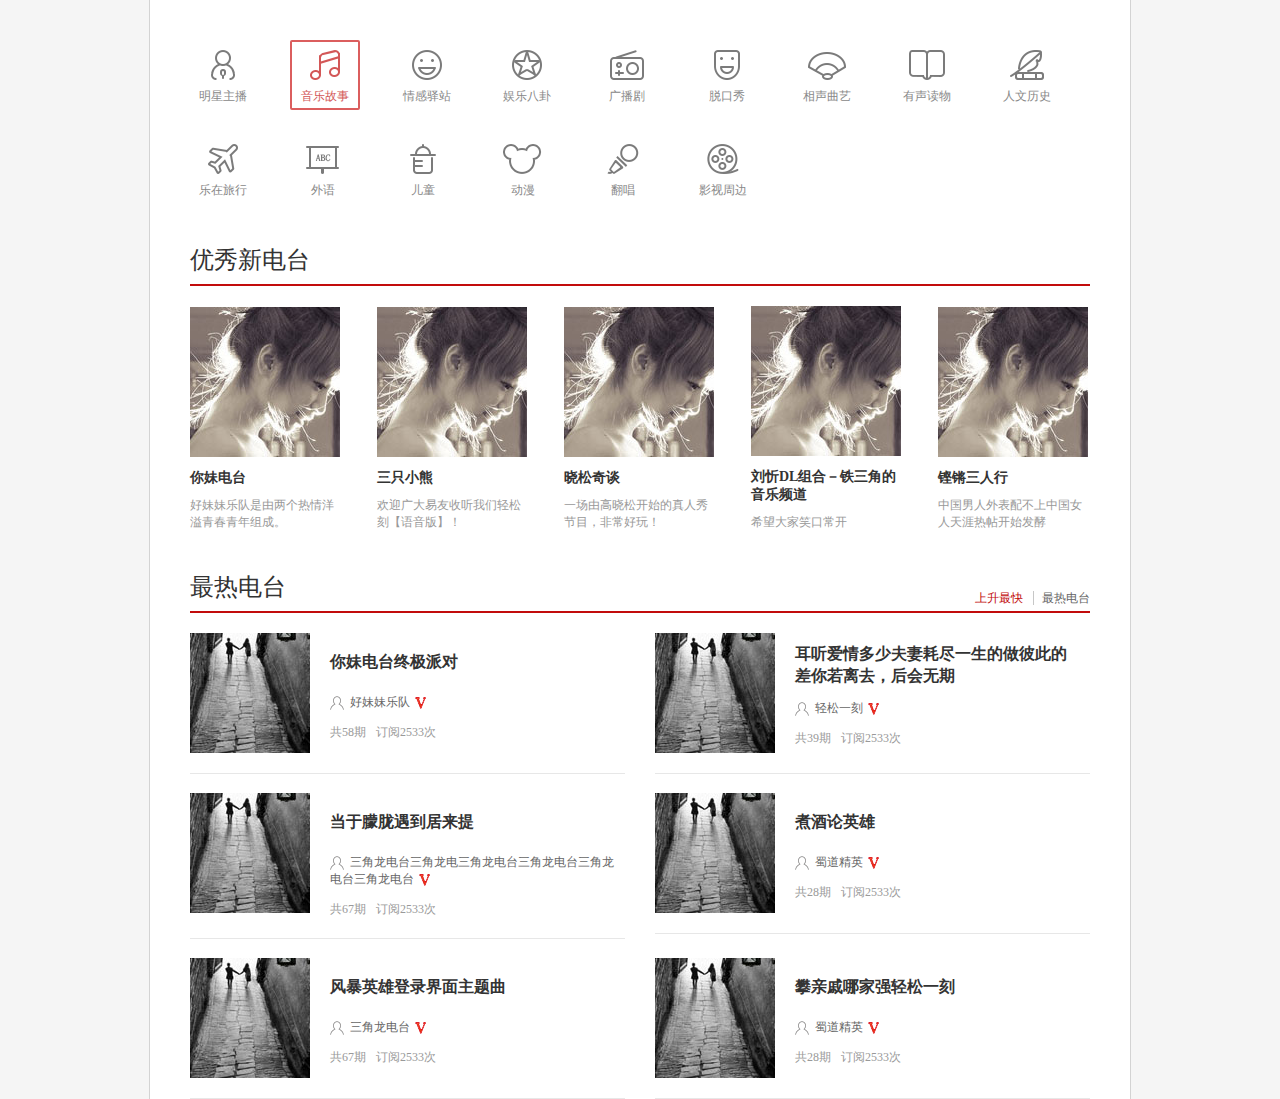
<file: 网易云音乐电台页面布局/index.html>
<!DOCTYPE html>
<html lang="en">
    <head>
        <meta charset="utf-8">
        <title>网易云音乐布局</title>
        <link rel="stylesheet" type="text/css" href="style.css">
    </head>
    <body>
    	<div class="main-container">
			<div class="navigation">
				<ul>
					<li class="mxzb"><a href="#">明星主播</a></li>
					<li class="yygs choice"><a href="#">音乐故事</a></li>
					<li class="qgyz"><a href="#">情感驿站</a></li>
					<li class="ylbg"><a href="#">娱乐八卦</a></li>
					<li class="gbj"><a href="#">广播剧</a></li>
					<li class="tkx"><a href="#">脱口秀</a></li>
					<li class="xsqy"><a href="#">相声曲艺</a></li>
					<li class="ysdw"><a href="#">有声读物</a></li>
					<li class="rwls"><a href="#">人文历史</a></li>
					<li class="lzlx"><a href="#">乐在旅行</a></li>
					<li class="wy"><a href="#">外语</a></li>
					<li class="et"><a href="#">儿童</a></li>
					<li class="dm"><a href="#">动漫</a></li>
					<li class="fc"><a href="#">翻唱</a></li>
					<li class="yszb"><a href="#">影视周边</a></li>
				</ul>
			</div>
			<div class="content-1">
				<h2>优秀新电台</h2>
				<ul>
					<li>
						<a href="#"><img src="img/img-new.jpg" alt="图片"></a>
						<h3><a href="#">你妹电台</a></h3>
						<p>好妹妹乐队是由两个热情洋溢青春青年组成。</p>
					</li>
					<li>
						<a href="#"><img src="img/img-new.jpg" alt="图片"></a>
						<h3><a href="#">三只小熊</a></h3>
						<p>欢迎广大易友收听我们轻松刻【语音版】！</p>
					</li>
					<li>
						<a href="#"><img src="img/img-new.jpg" alt="图片"></a>
						<h3><a href="#">晓松奇谈</a></h3>
						<p>一场由高晓松开始的真人秀节目，非常好玩！</p>
					</li>
					<li>
						<a href="#"><img src="img/img-new.jpg" alt="图片"></a>
						<h3><a href="#">刘忻DL组合－铁三角的音乐频道</a></h3>
						<p>希望大家笑口常开</p>
					</li>
					<li>
						<a href="#"><img src="img/img-new.jpg" alt="图片"></a>
						<h3><a href="#">铿锵三人行</a></h3>
						<p>中国男人外表配不上中国女人天涯热帖开始发酵</p>
					</li>
				</ul>
			</div>
			<div class="content-2">
				<h2>最热电台</h2>
				<ul class="selected-ranking">
					<li><a href="#" class="selected">上升最快</a></li>
					<li><a href="#" class="hot-radio">最热电台</a></li>
				</ul>
				<ul class="hot-ranking">
					<li>
						<a href="#"><img src="img/img-hot.jpg"></a>
						<h3><a href="#">你妹电台终极派对</a></h3>
						<h4><a href="#">好妹妹乐队</a></h4>
						<div>
							<span>共58期</span>
							<span>订阅2533次</span>
						</div>
					</li>
					<li>
						<a href="#"><img src="img/img-hot.jpg"></a>
						<h3><a href="#">耳听爱情多少夫妻耗尽一生的做彼此的差你若离去，后会无期</a></h3>
						<h4><a href="#">轻松一刻</a></h4>
						<div>
							<span>共39期</span>
							<span>订阅2533次</span>
						</div>
					</li>
					<li>
						<a href="#"><img src="img/img-hot.jpg"></a>
						<h3><a href="#">当于朦胧遇到居来提</a></h3>
						<h4><a href="#">三角龙电台三角龙电三角龙电台三角龙电台三角龙电台三角龙电台</a></h4>
						<div>
							<span>共67期</span>
							<span>订阅2533次</span>
						</div>
					</li>
					<li>
						<a href="#"><img src="img/img-hot.jpg"></a>
						<h3><a href="#">煮酒论英雄</a></h3>
						<h4><a href="#">蜀道精英</a></h4>
						<div>
							<span>共28期</span>
							<span>订阅2533次</span>
						</div>
					</li>
					<li>
						<a href="#"><img src="img/img-hot.jpg"></a>
						<h3><a href="#">风暴英雄登录界面主题曲</a></h3>
						<h4><a href="#">三角龙电台</a></h4>
						<div>
							<span>共67期</span>
							<span>订阅2533次</span>
						</div>
					</li>
					<li>
						<a href="#"><img src="img/img-hot.jpg"></a>
						<h3><a href="#">攀亲戚哪家强轻松一刻</a></h3>
						<h4><a href="#">蜀道精英</a></h4>
						<div>
							<span>共28期</span>
							<span>订阅2533次</span>
						</div>
					</li>
				</ul>
			</div>
    	</div>
    </body>
</html>
</file>
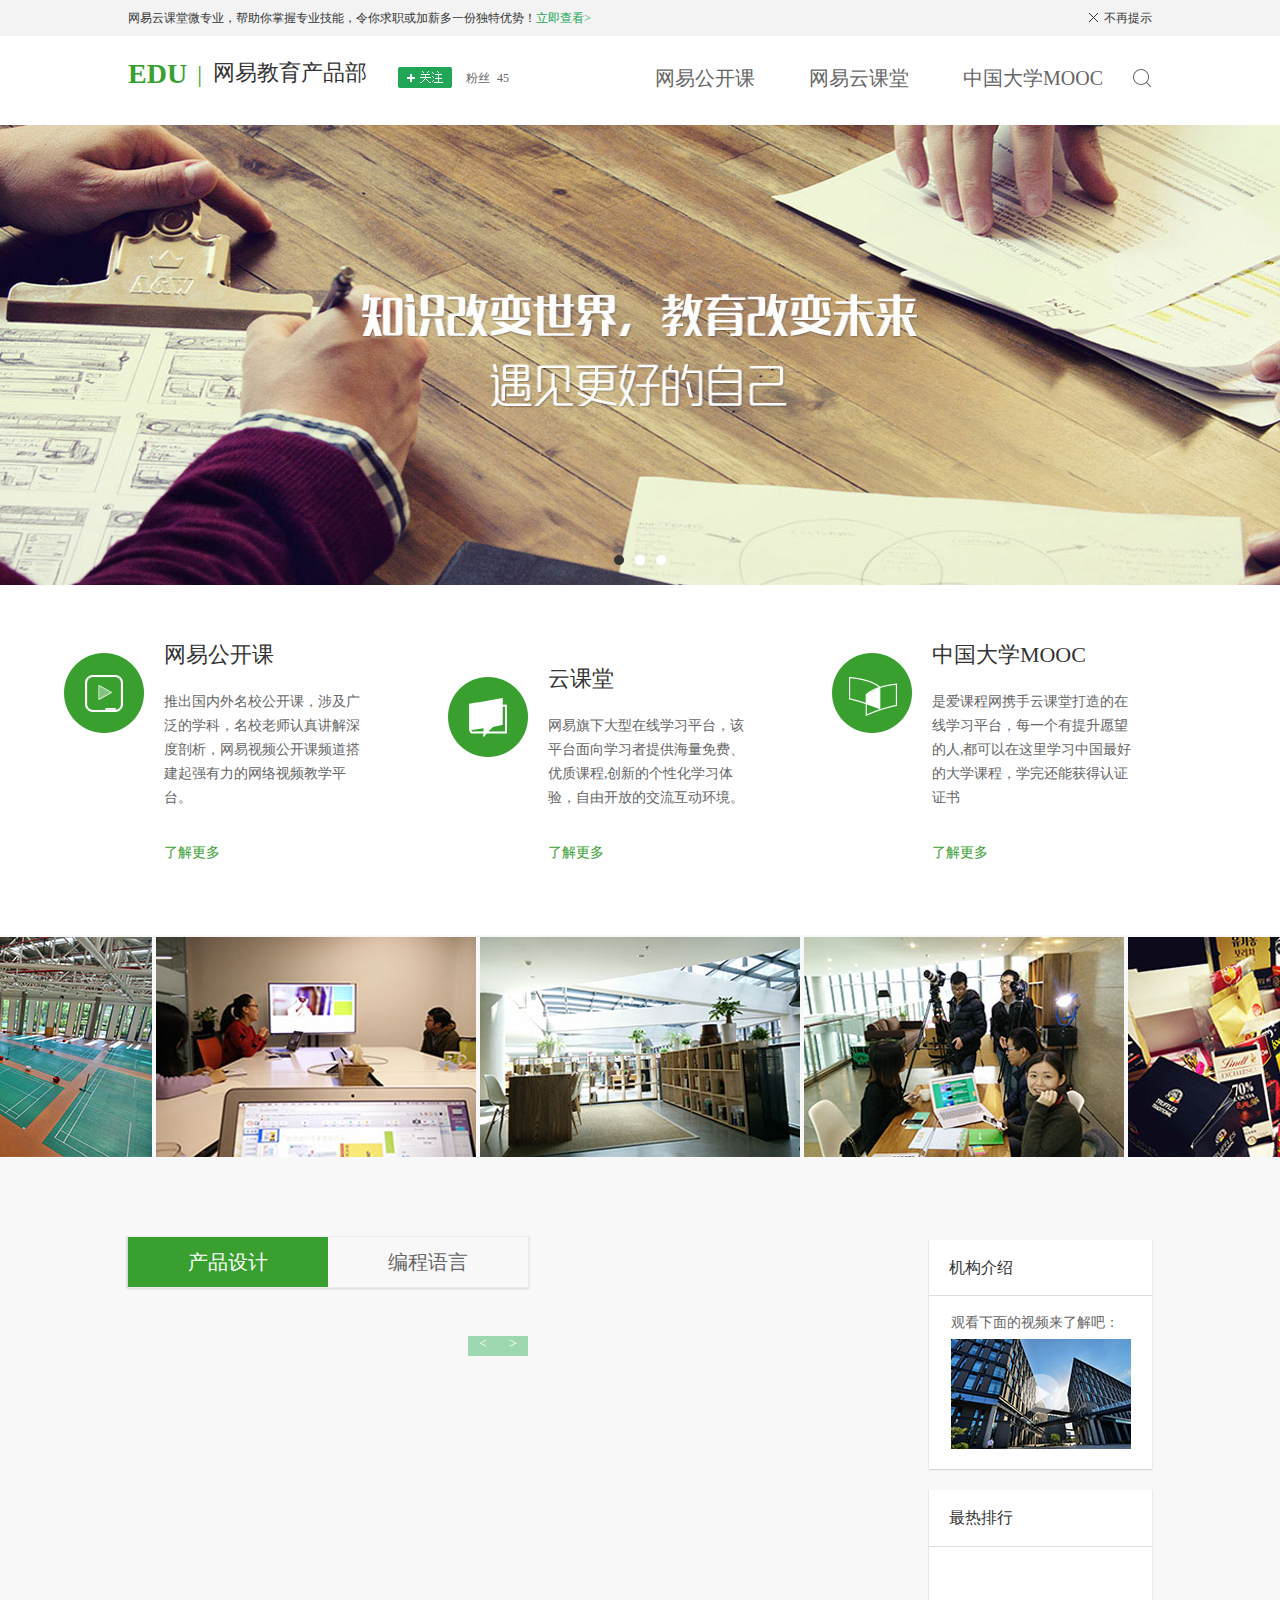
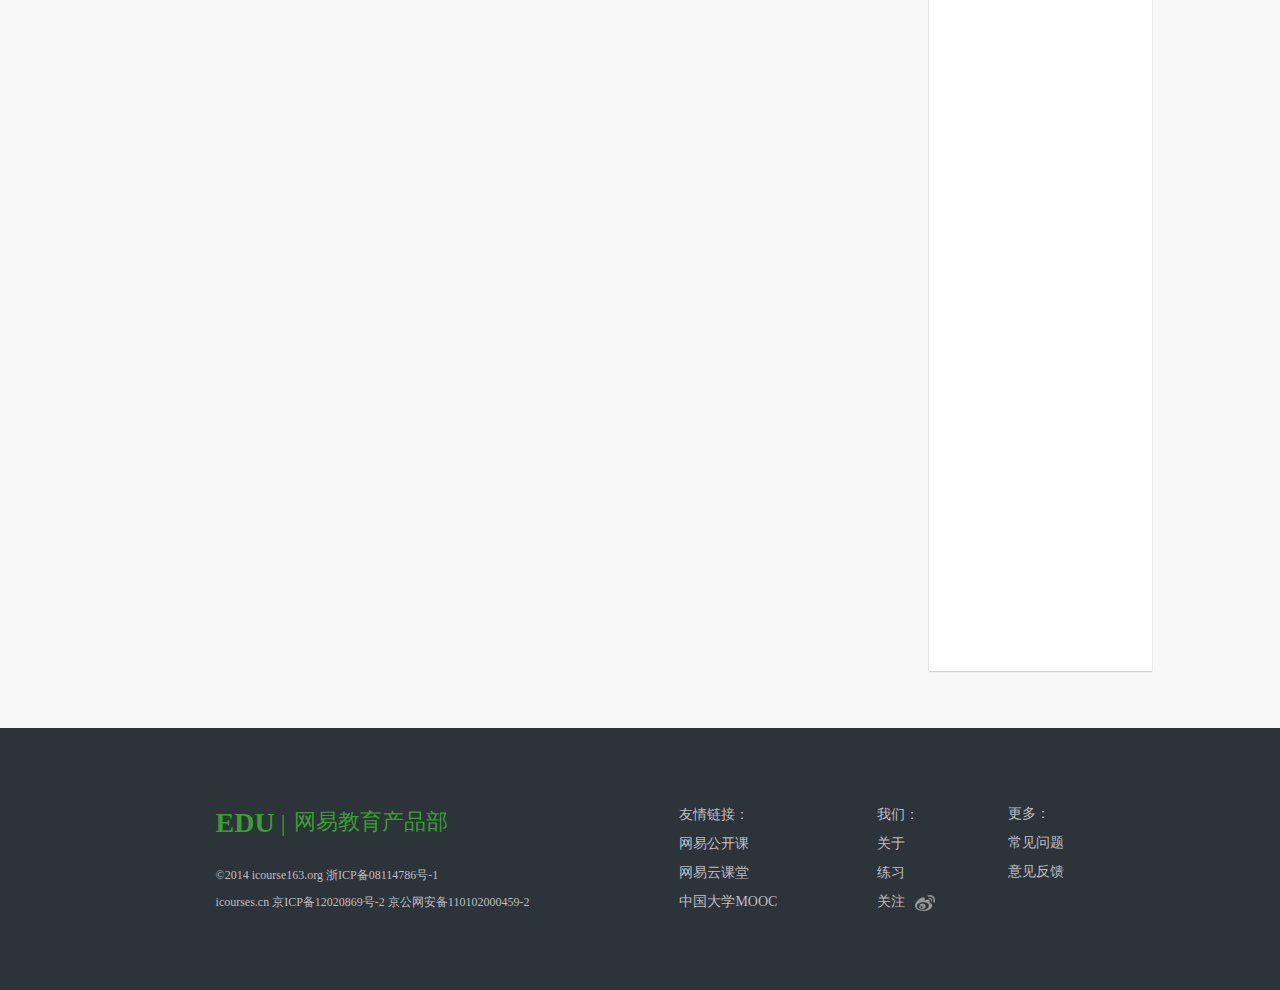
<file: 网易前端微专业大作业/index.html>
<!DOCTYPE html>
<html lang="en">
<head>
    <meta charset="utf-8">
    <!-- 响应式处理，适应宽屏和窄屏 -->
    <!-- 适应两种视觉布局尺寸。窗口宽度 < 1205 时，使用小屏视觉布局；窗口宽度 >= 1205 时，使用大屏视觉布局 -->
    <meta name="viewport" content="width=device-width,initial-scale=1.0,user-scalable=no">
    <title>网易云课堂</title>
    <!-- CSS Reset -->
    <link rel="stylesheet" type="text/css" href="css/reset.css">
	<!-- 网页的布局样式 -->
	<link rel="stylesheet" type="text/css" href="css/style.css">
	<!-- JS控制的样式，动态修改类名切换样式 -->
	<link rel="stylesheet" type="text/css" href="css/control.css">
</head>
<body>
	<!-- 最外围包裹层，控制整个网页的居中 -->
	<div class="g-wrap">
		<!-- 顶部通知条 -->
		<div id="head-notify" class="m-ntf">
			<p class="content">网易云课堂微专业，帮助你掌握专业技能，令你求职或加薪多一份独特优势！<a href="#">立即查看&gt;</a></p>
			<div class="wrap"><span class="close"></span><span class="close-fv">不再提示</span></div>
		</div>
		<!-- /顶部通知条 -->

		<!-- 网页头部 -->
		<div class="g-head">
			<!-- 头部导航区 -->
			<div class="m-hdr">
				<!-- 标题区 -->
				<div class="m-tt">
					<div class="wrap1">
						<span class="logo">EDU</span>
						<span class="sep">|</span>
						<h1>网易教育产品部</h1>
					</div>
					<div class="wrap2">
						<span id="btn-follow" class="follow z-unfollow"></span>
						<div class="fans"><span>粉丝</span><span>45</span></div>
					</div>
				</div>
				<!-- /标题区 -->
				<!-- 导航区 -->
				<div class="m-nav">
					<ul>
						<li><a href="http://open.163.com/" target="_blank">网易公开课</a></li>
						<li><a href="http://study.163.com/" target="_blank">网易云课堂</a></li>
						<li><a href="http://www.icourse163.org/" target="_blank">中国大学MOOC</a></li>
					</ul>
					<span class="search"></span>
				</div>
				<!-- /导航区 -->
			</div>
			<!-- /头部导航区 -->
			<!-- 轮播图 -->
			<div id="head-slide" class="m-sld">
				<div class="slide"><a href="#" target="_blank"><img src="#" alt="轮播图" width="1616px" height="460px"></a></div>
				<span class="selector"></span>
			</div>
			<!-- /轮播图 -->
			<!-- 内容区域 -->
			<div class="m-stn">
				<div class="item">
					<span class="icon icon-1"></span>
					<div class="content">
						<h2>网易公开课</h2>
						<p>推出国内外名校公开课，涉及广泛的学科，名校老师认真讲解深度剖析，网易视频公开课频道搭建起强有力的网络视频教学平台。</p>
						<a href="http://open.163.com/" target="_blank">了解更多</a>
					</div>
				</div>
				<div class="item">
					<span class="icon icon-2"></span>
					<div class="content">
						<h2>云课堂</h2>
						<p>网易旗下大型在线学习平台，该平台面向学习者提供海量免费、优质课程,创新的个性化学习体验，自由开放的交流互动环境。</p>
						<a href="http://study.163.com/" target="_blank">了解更多</a>
					</div>
				</div>
				<div class="item">
					<span class="icon icon-3"></span>
					<div class="content">
						<h2>中国大学MOOC</h2>
						<p>是爱课程网携手云课堂打造的在线学习平台，每一个有提升愿望的人,都可以在这里学习中国最好的大学课程，学完还能获得认证证书</p>
						<a href="http://www.icourse163.org/" target="_blank">了解更多</a>
					</div>
				</div>
			</div>
			<!-- /内容区域 -->
		</div>
		<!-- /网页头部 -->

		<!-- 网页主体 -->
		<div class="g-body">
			<!-- 广告区域 -->
			<div class="m-ad">
				<div class="wrap">
					<span class="item item-1"></span>
					<span class="item item-2"></span>
					<span class="item item-3"></span>
					<span class="item item-4"></span>
					<span class="item item-5"></span>
				</div>
			</div>
			<!-- /广告区域 -->
			<!-- 主内容区域 -->
			<div class="g-main f-cb">
				<!-- 主栏 -->
				<div class="m-main">
					<div class="wrap">
						<!-- 选项卡 -->
						<div id="main-tab" class="m-tab">
							<h2 class="design z-sel">产品设计</h2>
							<h2 class="program">编程语言</h2>
						</div>
						<!-- /选项卡 -->
						<!-- 课程列表 -->
						<div class="m-list">
							<ul id="coures-list"></ul>
						</div>
						<!-- /课程列表 -->
						<!-- 翻页器 -->
						<div id="page-turn" class="m-page">
							<span class="arrow j-leftArrow">&lt;</span>
							<ol></ol>
							<span class="arrow j-rightArrow">&gt;</span>
						</div>
						<!-- /翻页器 -->
					</div>
				</div>
				<!-- /主栏 -->
				<!-- 侧栏 -->
				<div class="m-side">
					<!-- 机构介绍视频 -->
					<div class="m-itd">
						<h2>机构介绍</h2>
						<p>观看下面的视频来了解吧：</p>
						<div id="btn-play-video" class="img"><span class="play"></span></div>
					</div>
					<!-- /机构介绍视频 -->
					<!-- 课程排行榜 -->
					<div class="m-top">
						<h2>最热排行</h2>
						<div class="wrap">
							<ul id="hot-ranking" class="ranking"></ul>
						</div>
					</div>
					<!-- /课程排行榜 -->
				</div>
				<!-- /侧栏 -->
				<!-- 课程卡片浮层 -->
				<div id="float-layer" class="m-ft z-hidden">
					<div class="title f-cb">
						<img class="img" alt="课程图片" width="223px" height="124px">
						<div class="wrap">
							<h3 class="name f-toe"></h3>
							<div><span class="icon"></span><span class="learner"></span></div>
							<div class="provider"></div>
							<div class="category"></div>
						</div>
					</div>
					<div class="content"><p class="description"></p></div>
				</div>
				<!-- /课程卡片浮层 -->
			</div>
			<!-- /主内容区域 -->
		</div>
		<!-- /网页主体 -->

		<!-- 网页脚部 -->
		<div class="g-foot">
			<!-- 网页信息 -->
			<div class="m-info">
				<div class="wrap">
					<div class="tt-wrap">
						<span class="logo">EDU</span>
						<span class="sep">|</span>
						<span class="title">网易教育产品部</span>
					</div>
					<div class="cpry-wrap">
						<p>&copy;2014&nbsp;icourse163.org&nbsp;浙ICP备08114786号-1</p>
						<p>icourses.cn&nbsp;京ICP备12020869号-2&nbsp;京公网安备110102000459-2</p>
					</div>
				</div>
				<dl class="link">
					<dt>友情链接：</dt>
					<dd>
						<div><a href="http://open.163.com/" target="_blank">网易公开课</a></div>
						<div><a href="http://study.163.com/" target="_blank">网易云课堂</a></div>
						<div><a href="http://www.icourse163.org/" target="_blank">中国大学MOOC</a></div>
					</dd>
				</dl>
				<dl class="our">
					<dt>我们：</dt>
					<dd>
						<div><a href="javascript:void(0);">关于</a></div>
						<div><a href="javascript:void(0);">练习</a></div>
						<div><a href="javascript:void(0);">关注</a><span class="icon"></span></div>
					</dd>
				</dl>
				<dl class="more">
					<dt>更多：</dt>
					<dd>
						<div><a href="javascript:void(0);">常见问题</a></div>
						<div><a href="javascript:void(0);">意见反馈</a></div>
					</dd>
				</dl>
			</div>
			<!-- /网页信息 -->
		</div>
		<!-- /网页脚部 -->
	</div>
	<!-- /最外围包裹层 -->

	<!-- 登录层 -->
	<div id="popup-login" class="m-log z-hidden">
		<div class="wrap">
			<div class="mask">
				<h2>登录网易云课堂</h2>
				<span id="btn-close-login" class="close"></span>
				<form id="login-form" method="get">
					<p><input class="name" type="text" name="userName" placeholder="账号"></p>
					<p><input class="pwd" type="password" name="password" placeholder="密码"></p>
					<p><button class="btn" type="submit">登 录</button></p>
				</form>
			</div>
		</div>
	</div>
	<!-- /登录层 -->

	<!-- 视频层 -->
	<div id="popup-video" class="m-vd z-hidden">
		<div class="wrap">
			<div class="mask">
				<h2>请观看下面的视频</h2>
				<span id="btn-close-video" class="close"></span>
				<video width="889px" height="567px" controls>
					<source src="http://mov.bn.netease.com/open-movie/nos/mp4/2014/12/30/SADQ86F5S_shd.mp4" type="video/mp4">
					您的浏览器不支持 video 标签
				</video>
			</div>
		</div>
	</div>
	<!-- /视频层 -->

	<!-- 引入的JavaScript -->
	<!-- 兼容函数 -->
	<script type="text/javascript" src="js/compatibility.js"></script>
	<!-- MD5 加密 -->
	<script type="text/javascript" src="js/md5.min.js"></script>
	<!-- 本地测试模拟数据 -->
	<script type="text/javascript" src="js/mock.js"></script>
	<!-- 模板 -->
	<script type="text/javascript" src="js/template.js"></script>
	<!-- 逻辑控制 -->
	<script type="text/javascript" src="js/icourse.js"></script>
	<!-- /引入JavaScript -->
</body>
</html>
</file>
<file: 网易云音乐电台页面布局/style.css>
* {margin: 0;padding: 0;}
ul {list-style: none;}
a {text-decoration: none;}
body {background-color: #f5f5f5;}

/* 总容器 */
div.main-container {
	width: 980px;
	background-color: white;
	border-left: 1px solid #d3d3d3;
	border-right: 1px solid #d3d3d3;
	margin: 0 auto;
}

/* 导航栏 */
div.navigation ul {
	font-size: 0;
	padding: 27px 23px;
}
div.navigation li {
	font: 12px "simsun";
	display: inline-block;
	width: 66px;height: 66px;
	margin: 13px 17px;
	text-align: center;
}
div.navigation li:hover {
	background-color: #f6f7f7;
	cursor: pointer;
}
div.navigation li::before {
	content: "";
	display: block;
	background-image: url("img/nav.png");
}

div.navigation a {
	display: inline-block;
	color: #888888;
	width: 66px;height: 66px;
	/*margin: 8px 0px;*/
}

/* 导航栏icon图标*/
div.navigation li.mxzb::before {
	width: 24px;height: 30px;
	background-position: -808px -2px;
	margin: 8px 21px;
}
div.navigation li.yygs::before {
	width: 30px;height: 30px;
	background-position: -568px -2px;
	margin: 8px 18px;
}
div.navigation li.qgyz::before {
	width: 30px;height: 30px;
	background-position: -504px -2px;
	margin: 8px 18px;
}
div.navigation li.ylbg::before {
	width: 30px;height: 30px;
	background-position: -440px -2px;
	margin: 8px 18px;
}
div.navigation li.gbj::before {
	width: 34px;height: 30px;
	background-position: -232px -2px;
	margin: 8px 16px;
}
div.navigation li.tkx::before {
	width: 26px;height: 30px;
	background-position: -696px -2px;
	margin: 8px 20px;
}
div.navigation li.xsqy::before {
	width: 38px;height: 28px;
	background-position: -860px -2px;
	margin: 8px 14px;
}
div.navigation li.ysdw::before {
	width: 36px;height: 30px;
	background-position: -84px -2px;
	margin: 8px 15px;
}
div.navigation li.rwls::before {
	width: 34px;height: 30px;
	background-position: -160px -2px;
	margin: 8px 16px;
}
div.navigation li.lzlx::before {
	width: 30px;height: 30px;
	background-position: -632px -2px;
	margin: 8px 18px;
}
div.navigation li.wy::before {
	width: 33px;height: 28px;
	background-position: -940px -2px;
	margin: 8px 16px;
}
div.navigation li.et::before {
	width: 26px;height: 30px;
	background-position: -752px -2px;
	margin: 8px 20px;
}
div.navigation li.dm::before {
	width: 39px;height: 30px;
	background-position: -2px -2px;
	margin: 8px 13px;
}
div.navigation li.fc::before {
	width: 32px;height: 30px;
	background-position: -372px -2px;
	margin: 8px 17px;
}
div.navigation li.yszb::before {
	width: 32px;height: 30px;
	background-position: -304px -2px;
	margin: 8px 17px;
}

/* 选中状态 */
div.navigation li.choice {
	border: 2px solid #db5e5e;
	border-radius: 2px;
}
div.navigation li.choice a {
	color: #d35757;
}
div.navigation li.choice:hover {
	background-color: white;
}
div.navigation li.choice::before {
	background-position: -600px -2px;
}

/* 内容区域1 */
div.content-1 h2, div.content-2 h2 {
	font: 24px "Microsoft YaHei";
	color: #333333;
	width: 900px;
	border-bottom: 2px solid #c20c0c;
	padding-bottom: 8px;
	margin-left: 40px;
}
div.content-1 ul {
	font-size: 0;
	margin: 20px 0px 40px 40px;
}
div.content-1 li {
	display: inline-block;
	width: 150px;
	margin-right: 37px;
}
div.content-1 img {
	margin-bottom: 12px;
}
div.content-1 h3 a {
	font: 14px "simsun";
	color: #333333;
	font-weight: bold;
	display: inline-block;
	margin-bottom: 10px;
}
div.content-1 h3 a:hover {
	text-decoration: underline;
}
div.content-1 p{
	font: 12px "simsun";
	color: #999999;
}

/* 内容区域2 */
div.content-2 h2 {
	margin-bottom: 1px;
}
div.content-2 ul.selected-ranking {
	font-size: 0px;
	float: right;
	margin-top: -24px;margin-right: 40px;
}
div.content-2 ul.selected-ranking li {
	display: inline-block;
}
div.content-2 ul.selected-ranking a {
	font: 12px "simsun";
	color: #666666;
}
div.content-2 ul.selected-ranking a:hover {
	text-decoration: underline;
}
div.content-2 ul.selected-ranking .selected {
	color: #c20c0c;
}
div.content-2 ul.selected-ranking .hot-radio::before {
	content: "";
	border-left: 1px solid #c7c7c7;
	margin-left: 10px;margin-right: 8px;
}
div.content-2 ul.hot-ranking {
	font-size: 0;
	margin-left: 40px;
}
div.content-2 ul.hot-ranking li {
	display: inline-block;
	width: 435px;
	vertical-align: top;
	border-bottom: 1px solid #e7e7e7;
	padding-top: 19px;padding-bottom: 20px;
	margin-right: 30px;
	/*background-color: tomato;*/
}
div.content-2 ul.hot-ranking li img {
	float: left;
	margin-right: 20px;
}
div.content-2 ul.hot-ranking li h3 {
	display: table;
	margin-top: 10px;
}
div.content-2 ul.hot-ranking li h3 a {
	font: 16px "simsun";
	font-weight: bold;
	color: #333333;

	/* 文字垂直居中 */
	display: table-cell;
	width: 287px;height: 38px;
	line-height: 22px;
	vertical-align: middle;

	/*background-color: red;*/
}
div.content-2 ul.hot-ranking li h4 a {
	font: 12px "simsun";
	color: #666666;
	display: inline-block;
	margin-top: 13px;margin-bottom: 13px;
	width: 287px;
}
div.content-2 ul.hot-ranking li h4 a::before {
	content: "";
	display: inline-block;
	background-image: url("img/icon.png");
	background-position: -2px -2px;
	width: 14px;height: 14px;
	margin-right: 6px;
	vertical-align: middle;
}
div.content-2 ul.hot-ranking li h4 a::after {
	content: "";
	display: inline-block;
	background-image: url("img/icon.png");
	background-position: -18px -2px;
	width: 11px;height: 12px;
	margin-left: 5px;
	vertical-align: middle;
}

div.content-2 ul.hot-ranking li span {
	font: 12px "simsun";
	color: #999999;
	margin-right: 10px;
}

div.content-2 ul.hot-ranking h3 a:hover, div.content-2 ul.hot-ranking h4 a:hover {
	text-decoration: underline;
}
</file>
<file: 网易前端微专业大作业/css/style.css>
/* 布局 CSS */
/* g = 布局 */
/* m = 模块 */

/* 最外围包裹层 */
.g-wrap {
	position: relative;
	margin: 0 auto;
	min-width: 1204px; max-width: 1616px;
	height: 100%;
}

/* 顶部通知条 */
/* ntf = notify */
.m-ntf {
	height: 36px;
	font: 12px/36px 'Microsoft Yahei';
	background-color: #f3f3f3;
}
.m-ntf>.content {
	position: absolute; left: 10%;
	color: #333;
}
.m-ntf a {
	color: #21a557;
}
.m-ntf a:hover {
	text-decoration: underline;
}
.m-ntf>.wrap {
	position: absolute; right: 10%;
}
.m-ntf .close {
	display: inline-block;
	width: 9px; height: 9px;
	background: url('../res/sprite.png') -623px -68px no-repeat;
}
/* fv = forever */
.m-ntf .close-fv {
	margin-left: 6px;
	color: #333;
}
.m-ntf .close, .m-ntf .close-fv{
	cursor: pointer;
}

/* 网页头部 */
/* 头部导航区 */
/* hdr = header */
.m-hdr {
	position: relative;
	height: 52px;
	margin-bottom: 37px;
}
/* 标题区 */
/* tt = title */
/* fl = follow */
.m-tt {
	position: absolute; left: 10%; bottom: 0px;
	font-size: 0;
}
.m-tt * {
	display: inline-block;
	vertical-align: bottom;
}
.m-tt .wrap1 {
	color: #39a030;
}
.m-tt .wrap1>.logo {
	font: bold 28px/28px 'GillSansMT','Microsoft Yahei';
}
/* sep = separate */
.m-tt .wrap1>.sep {
	margin: 0 11px 0 10px;
	font: 24px 'Times New Roman','Microsoft Yahei';
}
.m-tt .wrap1>h1 {
	font: 22px 'HirginoSansGB','Microsoft Yahei';
	color: #333;
}
.m-tt .wrap2>.follow {
	margin-left: 31px;
	cursor: pointer;
}
.m-tt .wrap2>.fans {
	margin-left: 14px;
	font: 12px/20px 'simsun','Microsoft Yahei';
	color: #666;
}
.m-tt .wrap2>.fans span+span {
	margin-left: 7px;
}
/* 导航区 */
.m-nav {
	position: absolute; right: 10%; bottom: 0px;
	font-size: 0;
}
.m-nav>ul, .m-nav li, .m-nav>.search {
	display: inline-block;
}
.m-nav li+li {
	margin-left: 54px;
}
.m-nav a {
	font: 20px/20px 'HirginoSansGB','Microsoft Yahei';
	color: #666;
}
.m-nav a:hover {
	color: #39a030;
}
.m-nav>.search {
	width: 19px; height: 19px;
	margin-left: 30px;
	vertical-align: bottom;
	background: url('../res/sprite.png') -576px -50px no-repeat;
	cursor: pointer;
}
.m-nav>.search:hover {
	background: url('../res/sprite.png') -597px -50px no-repeat;
}
/* 轮播图 */
/* sld = slide */
.m-sld {
	margin-bottom: 58px;
	text-align: center;
	font-size: 0;
}
.m-sld>.slide {
	position: relative;
    overflow: hidden;
}
.m-sld a {
	position: relative; left: 50%;
	margin-left: -100%;
}
.m-sld>.selector {
	display: inline-block;
	position: relative; top: -30px;
}
.m-sld i {
	display: inline-block;
	width: 10px; height: 10px;
	background: url('../res/sprite.png') -576px -71px no-repeat;
	cursor: pointer;
}
.m-sld i+i {
	margin-left: 11px;
}
/* 内容区域 */
/* stn = section */
.m-stn {
	width: 90%;
	margin: 0 auto 60px auto;
	font-size: 0;
}
.m-stn>.item {
	position: relative;
	display: inline-block;
	width: 33.33%;
}
.m-stn .icon {
	float: left;
	width: 80px; height: 80px;
}
.m-stn .icon-1 {
	background: url('../res/sprite.png') -166px -2px no-repeat;
}
.m-stn .icon-2 {
	background: url('../res/sprite.png') -84px -2px no-repeat;
}
.m-stn .icon-3 {
	background: url('../res/sprite.png') -2px -2px no-repeat;
}
.m-stn .content {
	position: relative; top: -13px;
	padding: 0 82px 0 20px;
	overflow: hidden;
}
.m-stn .content>h2 {
	margin-bottom: 20px;
	font: 22px 'Microsoft Yahei';
	color: #333;
}
.m-stn .content>p {
	margin-bottom: 34px;
	font: 14px/24px 'Microsoft Yahei';
	color: #666;
}
.m-stn .content>a {
	font: 14px 'Microsoft Yahei';
	color: #39a030;
}
.m-stn .content>a:hover {
	text-decoration: underline;
}

/* 网页主体 */
.g-body {
	background-color: #f8f8f8;
}
/* 广告区域 */
/* ad = advertise */
.m-ad {
	position: relative; top: 2px;
    overflow: hidden;
    margin-bottom: 82px;
    text-align: center;
    font-size: 0;
}
.m-ad>.wrap {
    position: relative; left: 50%;
	margin-left: -100%;
}
.m-ad .item {
	display: inline-block;
	width: 320px; height: 220px;
}
.m-ad .item+.item {
	margin-left: 4px;
}
.m-ad .item-1 {
	background: url('../res/banner/ad-1.jpg') 0 0 no-repeat;
}
.m-ad .item-2 {
	background: url('../res/banner/ad-2.jpg') 0 0 no-repeat;
}
.m-ad .item-3 {
	background: url('../res/banner/ad-3.jpg') 0 0 no-repeat;
}
.m-ad .item-4 {
	background: url('../res/banner/ad-4.jpg') 0 0 no-repeat;
}
.m-ad .item-5 {
	background: url('../res/banner/ad-5.jpg') 0 0 no-repeat;
}
/* 主内容区域 */
.g-main {
	width: 80%;
	min-width: 961px; max-width: 1206px;
	margin: 0 auto;
}
/* 主栏 */
.m-main {
	float: left;
}
.m-main>.wrap{
    margin-right: 243px;
}
/* 选项卡 */
.m-tab {
	display: inline-block;
	margin-bottom: 29px;
	font-size: 0;
	box-shadow: 1px 0 0 1px #ecebeb, 0 1px 2px 1px #d4d3d3, -1px 0 0 1px #ecebeb;
}
.m-tab:hover {
	box-shadow: 0 2px 2px 2px #d4d3d3;
}
.m-tab>h2 {
	display: inline-block;
	width: 200px; height: 50px;
	font: 20px/50px 'Microsoft Yahei';
	color: #666;
	text-align: center;
	cursor: pointer;
}
/* 课程列表 */
.m-list>ul {
	margin-left: -20px;
	font-size: 0;
}
.m-list li {
	display: inline-block;
	width: 225px; height: 228px;
	margin: 0 0 20px 20px;
	background-color: #fff;
	box-shadow: 1px 0 0 1px #f1f1f1, 0 1px 2px 1px #e6e6e6, -1px 0 0 1px #f1f1f1;
	cursor: pointer;
}
.m-list li:hover {
	box-shadow: 0 1px 0 1px #e6e6e6, 1px 0 0 1px #e6e6e6, 0 2px 2px 2px #e6e6e6, -1px 0 0 1px #e6e6e6;
}
.m-list .img-wrap {
	width: 223px; height: 124px;
	margin: 1px 1px 10px 1px;
	overflow: hidden;
}
.m-list .img {
	transition: all 1s;
	-webkit-transition: all 1s;
	-moz-transition: all 1s;
	-o-transition: all 1s;
	-ms-transition: all 1s;
}
.m-list li:hover .img {
	transform: scale(1.2);
	-webkit-transform: scale(1.2);
	-moz-transform: scale(1.2);
	-o-transform: scale(1.2);
	-ms-transform: scale(1.2);
}
.m-list .name {
	margin: 0 8px 10px 5px;
	font: 12px/12px 'Microsoft Yahei';
	color: #333;
}
.m-list li:hover .name {
	color: #39a030;
}
.m-list .provider {
	margin: 0 0 10px 5px;
	font: 12px/12px 'Microsoft Yahei';
	color: #999;
}
.m-list .icon-wrap, .m-list .icon-wrap>* {
	display: inline-block;
}
.m-list .icon-wrap {
	margin: 0 0 10px 5px;
	border: 1px solid #ddd;
	border-radius: 2px;
}
.m-list .icon {
	margin: 3px 0 0 3px;
	width: 9px; height: 10px;
	background: url('../res/sprite.png') -612px -71px no-repeat;
}
.m-list .learner {
	margin: 0 3px 3px 5px;
	font: 11px/10px 'Microsoft Yahei';
	color: #999;
}
.m-list .price {
	margin-left: 6px;
	font: bold 12px/12px 'Microsoft Yahei';
	color: #ff3f00;
}
/* 翻页器 */
.m-page {
	margin: 20px 0 120px 0;
	font-size: 0;
	text-align: right;
}
.m-page * {
	display: inline-block;
}
.m-page>.arrow, .m-page .item {
	text-align: center;
	font: 14px 'Microsoft Yahei';
	cursor: pointer;
}
.m-page>.arrow {
	width: 30px; height: 20px;
	background-color: #9dd8b1;
	color: #fff;
}
.m-page .item {
	width: 20px; height: 20px;
	margin-right: 10px;
}
.m-page .item:first-child {
	margin-left: 10px;
}
.m-page .item:hover {
	background-color: #9dd8b1;
	color: #fff;
}
/* 侧栏 */
.m-side {
	position: relative; top: 3px;
	float: right;
	margin-left: -223px;
}
/* 机构介绍 */
/* itd = introduce */
.m-itd {
	width: 223px;
	margin-bottom: 21px;
	background-color: #fff;
	box-shadow: 1px 0 0 0 #ecebeb, 0 1px 1px 0 #d4d3d3, -1px 0 0 0 #ecebeb;
}
.m-itd:hover {
	box-shadow: 2px 0 2px 0 #ecebeb, 0 4px 4px 0 #d4d3d3, -2px 0 2px 0 #ecebeb;
}
.m-itd>h2 {
	height: 55px;
	padding-left: 20px;
	margin-bottom: 20px;
	border-bottom: 1px solid #ddd;
	font: 16px/55px 'Microsoft Yahei';
	color: #333;
}
.m-itd>p {
	padding-left: 22px;
	margin-bottom: 9px;
	font: 14px/14px 'Microsoft Yahei';
	color: #666;
}
.m-itd>.img {
	position: relative; left: 22px;
	width: 180px; height: 110px;
	padding-bottom: 20px;
	background: url('../res/banner/video.jpg') 0 0 no-repeat;
	text-align: center;
	cursor: pointer;
}
.m-itd .play {
	display: inline-block;
	position: relative; top: 32px;
	width: 46px; height: 46px;
	background: url('../res/sprite.png') -545px -2px no-repeat;
}
.m-itd .img:hover .play{
	background: url('../res/sprite.png') -593px -2px no-repeat;
}
/* 课程排行榜 */
.m-top {
	position: relative;
	margin-bottom: 60px;
	width: 223px;
	background-color: #fff;
	box-shadow: 1px 0 0 0 #ecebeb, 0 1px 1px 0 #d4d3d3, -1px 0 0 0 #ecebeb;
}
.m-top:hover {
	box-shadow: 2px 0 2px 0 #ecebeb, 0 4px 4px 0 #d4d3d3, -2px 0 2px 0 #ecebeb;
}
.m-top>h2 {
	height: 56px;
	padding-left: 20px;
	margin-bottom: 20px;
	border-bottom: 1px solid #ddd;
	font: 16px/56px 'Microsoft Yahei';
	color: #333;
}
.m-top>.wrap {
	display: inline-block;
	width: 223px; height: 700px;
	overflow: hidden;
}
.m-top .ranking {
	position: relative; bottom: 0;
}
.m-top .item {
	margin: 0 20px 20px 20px;
}
.m-top .item+.item {
	margin-top: 20px;
}
.m-top .img {
	float: left;
	display: inline-block;
	width: 50px; height: 50px;
}
.m-top .content {
	margin-left: 62px;
}
.m-top .name {
	margin-bottom: 13px;
  	font: 14px/14px 'Microsoft Yahei';
  	color: #333;
}
.m-top .icon {
	display: inline-block;
	width: 9px; height: 10px;
	background: url('../res/sprite.png') -612px -71px no-repeat;
}
.m-top .learner {
	margin-left: 6px;
	font: 12px/12px 'Microsoft Yahei';
	color: #999;
}
/* 课程卡片浮层 */
.m-ft {
	position: absolute; top: 0; left: 0;
	font: 12px/12px 'Microsoft Yahei';
	color: #666;
	background-color: #fff;
	box-shadow: 0 -1px 2px 0 #d0cfd0, 1px 0 2px 0 #d1d0d0, 0 1px 2px 0 #c1c0c0, -1px 0 3px 0 #d4d3d3;
}
.m-ft>.title {
	margin-bottom: 20px;
}
.m-ft .img {
	float: left;
	margin: 11px 20px 0 11px;
}
.m-ft .wrap {
	padding-top: 15px;
	margin-right: 20px;
}
.m-ft .name {
	font: 18px/18px 'Microsoft Yahei';
	color: #333;
}
.m-ft .icon {
	display: inline-block;
	margin-top: 18px;
	width: 9px; height: 10px;
	background: url('../res/sprite.png') -612px -71px no-repeat;
}
.m-ft .learner {
	margin-left: 6px;
}
.m-ft .provider {
	margin-top: 13px;
}
.m-ft .category {
	margin-top: 8px;
}
.m-ft .content {
	display: table-cell;
	width: 479px; height: 83px;
	background-color: #f8f8f8;
	vertical-align: middle;
}
.m-ft .description {
	padding: 20px 33px 20px 20px;
	font: 14px/24px 'Microsoft Yahei';
}

/* 网页脚部 */
.g-foot {
	display: table;
	table-layout: fixed;
	width: 100%; height: 262px;
	background-color: #2c3339;
}
/* 网页信息 */
.m-info {
	display: table-cell;
	vertical-align: middle;
	text-align: center;
	font-size: 0;
	color: #bebfc0;
}
.m-info>* {
	display: inline-block;
	text-align: left;
}
.m-info>.wrap {
	margin-right: 150px;
}
.m-info .tt-wrap {
	margin-bottom: 30px;
	color: #39a030;
}
.m-info .tt-wrap>span {
	display: inline-block;
	vertical-align: bottom;
}
.m-info .logo {
	font: bold 28px/28px 'GillSansMT','Microsoft Yahei';
}
.m-info .sep {
	margin-left: 6px; margin-right: 9px;
	font: 24px 'Times New Roman','Microsoft Yahei';
}
.m-info .title {
	font: 22px 'HirginoSansGB','Microsoft Yahei';
}
.m-info .cpry-wrap {
	font: 12px 'Microsoft Yahei';
}
.m-info .cpry-wrap>p+p {
	margin-top: 10px;
}
.m-info>dl {
	font: 14px/14px 'Microsoft Yahei';
}
.m-info dt+dd, .m-info dd>*+*{
	margin-top: 15px;
}
.m-info a {
	color: #bebfc0;
}
.m-info a:hover {
	text-decoration: underline;
}
.m-info>.link {
	margin-right: 100px;
}
.m-info>.our {
	margin-right: 73px;
}
.m-info>.more {
	vertical-align: top;
}
.m-info .icon {
	display: inline-block;
	width: 20px; height: 16px;
	margin-left: 10px;
	vertical-align: top;
	background: url('../res/sprite.png') -618px -50px no-repeat;
}
/* 登录层 */
/* log = login */
/* vd = video */
.m-log, .m-vd {
	display: table;
	position: fixed; left: 0; top: 0;
	width: 100%; height: 100%;
	background: url('../res/popup-bg.png');
}
.m-log>.wrap, .m-vd>.wrap {
	display: table-cell;
	vertical-align: middle;
	text-align: center;
}
.m-log .mask, .m-vd .mask {
	position: relative;
	display: inline-block;
	background-color: #fff;
}
.m-vd h2, .m-log h2 {
	text-align: left;
	font: bold 18px/18px 'Microsoft Yahei';
	color: #444;
}
.m-vd .close, .m-log .close {
	position: absolute;
	width: 10px; height: 10px;
	background: url('../res/sprite.png') -600px -71px no-repeat;
	cursor: pointer;
}
.m-log .mask {
	width: 387px; height: 288px;
}
.m-log h2 {
	margin: 30px 0 0 40px;
}
.m-log form {
	margin: 20px 0 0 40px;
	text-align: left;
}
.m-log .name, .m-log .pwd {
	width: 294px; height: 44px;
	font: 16px/44px 'Microsoft Yahei';
}
.m-log .pwd {
	margin-top: 15px;
}
.m-log .btn {
	margin-top: 29px;
	width: 295px; height: 48px;
	font: bold 16px 'Microsoft Yahei';
	color: #fff;
	border: none;
	background: url('../res/sprite.png') -248px -2px no-repeat;
}
.m-log .close {
	top: 10px; right: 10px;
}
/* 视频层 */
.m-vd .mask {
	width: 950px; height: 676px;
}
.m-vd h2 {
	margin: 29px 0 0 30px;
}
.m-vd .close {
	top: 16px; right: 20px;
}
.m-vd video {
	margin-top: 22px;
}
</file>
<file: 网易前端微专业大作业/css/control.css>
/* 通过 JS 控制的 CSS */
/* z = 状态 */

/* 隐藏 */
.z-hidden {
	display: none;
}

/* 关注按钮切换 */
.m-tt .z-unfollow {
	width: 54px; height: 21px;
	background: url('../res/sprite.png') -464px -52px no-repeat;
}
.m-tt .z-unfollow:hover {
	background: url('../res/sprite.png') -520px -52px no-repeat;
}
.m-tt .z-follow {
	width: 106px; height: 21px;
	background: url('../res/sprite.png') -248px -52px no-repeat;
}
.m-tt .z-follow:hover {
	background: url('../res/sprite.png') -356px -52px no-repeat;
}

/* 轮播图选择器（选中状态） */
.m-sld .z-sel {
	background: url('../res/sprite.png') -588px -71px no-repeat;
}

/* 选项卡（选中状态） */
.m-tab .z-sel {
	background-color: #39a030;
	color: #fff;
}

/* 翻页器（选中状态） */
.m-page .z-sel {
	color: #39a030;
}
/* 翻页器（禁用状态） */
.m-page>.z-dis {
	cursor: not-allowed;
}
</file>
